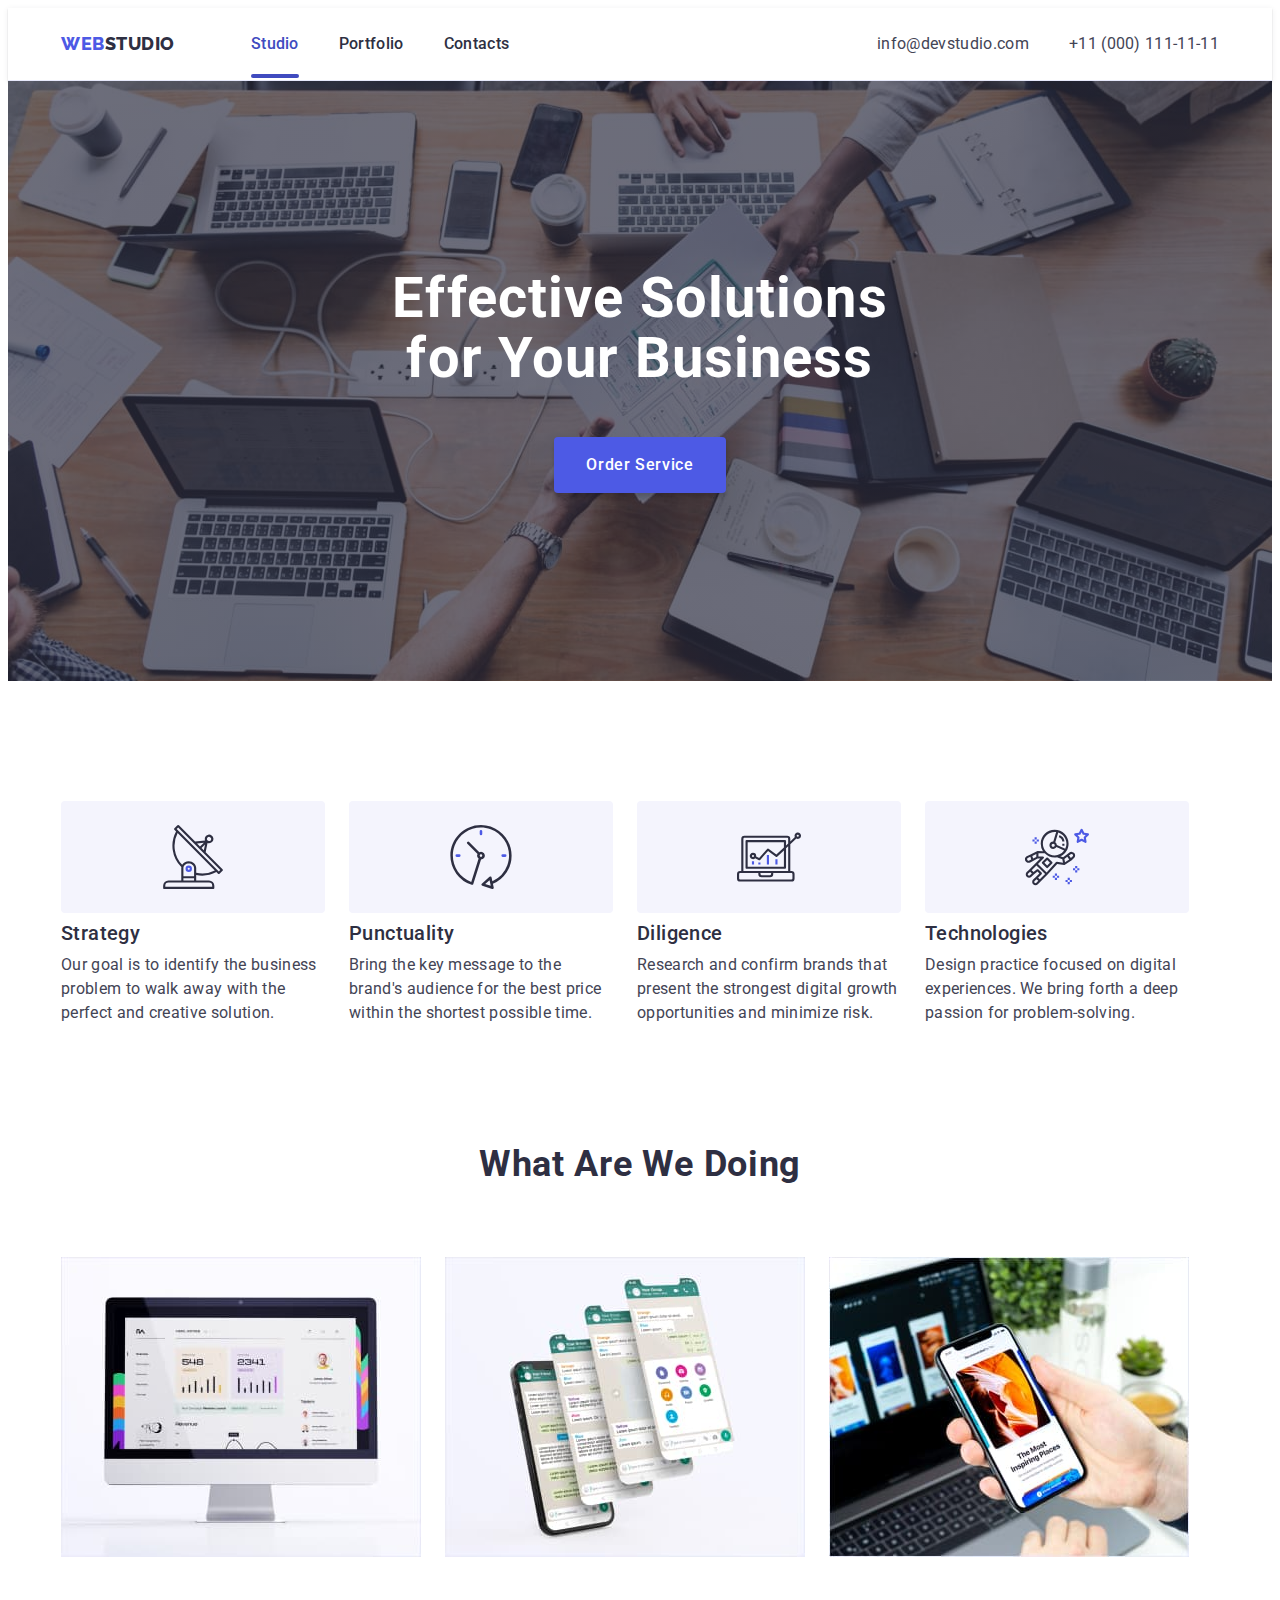
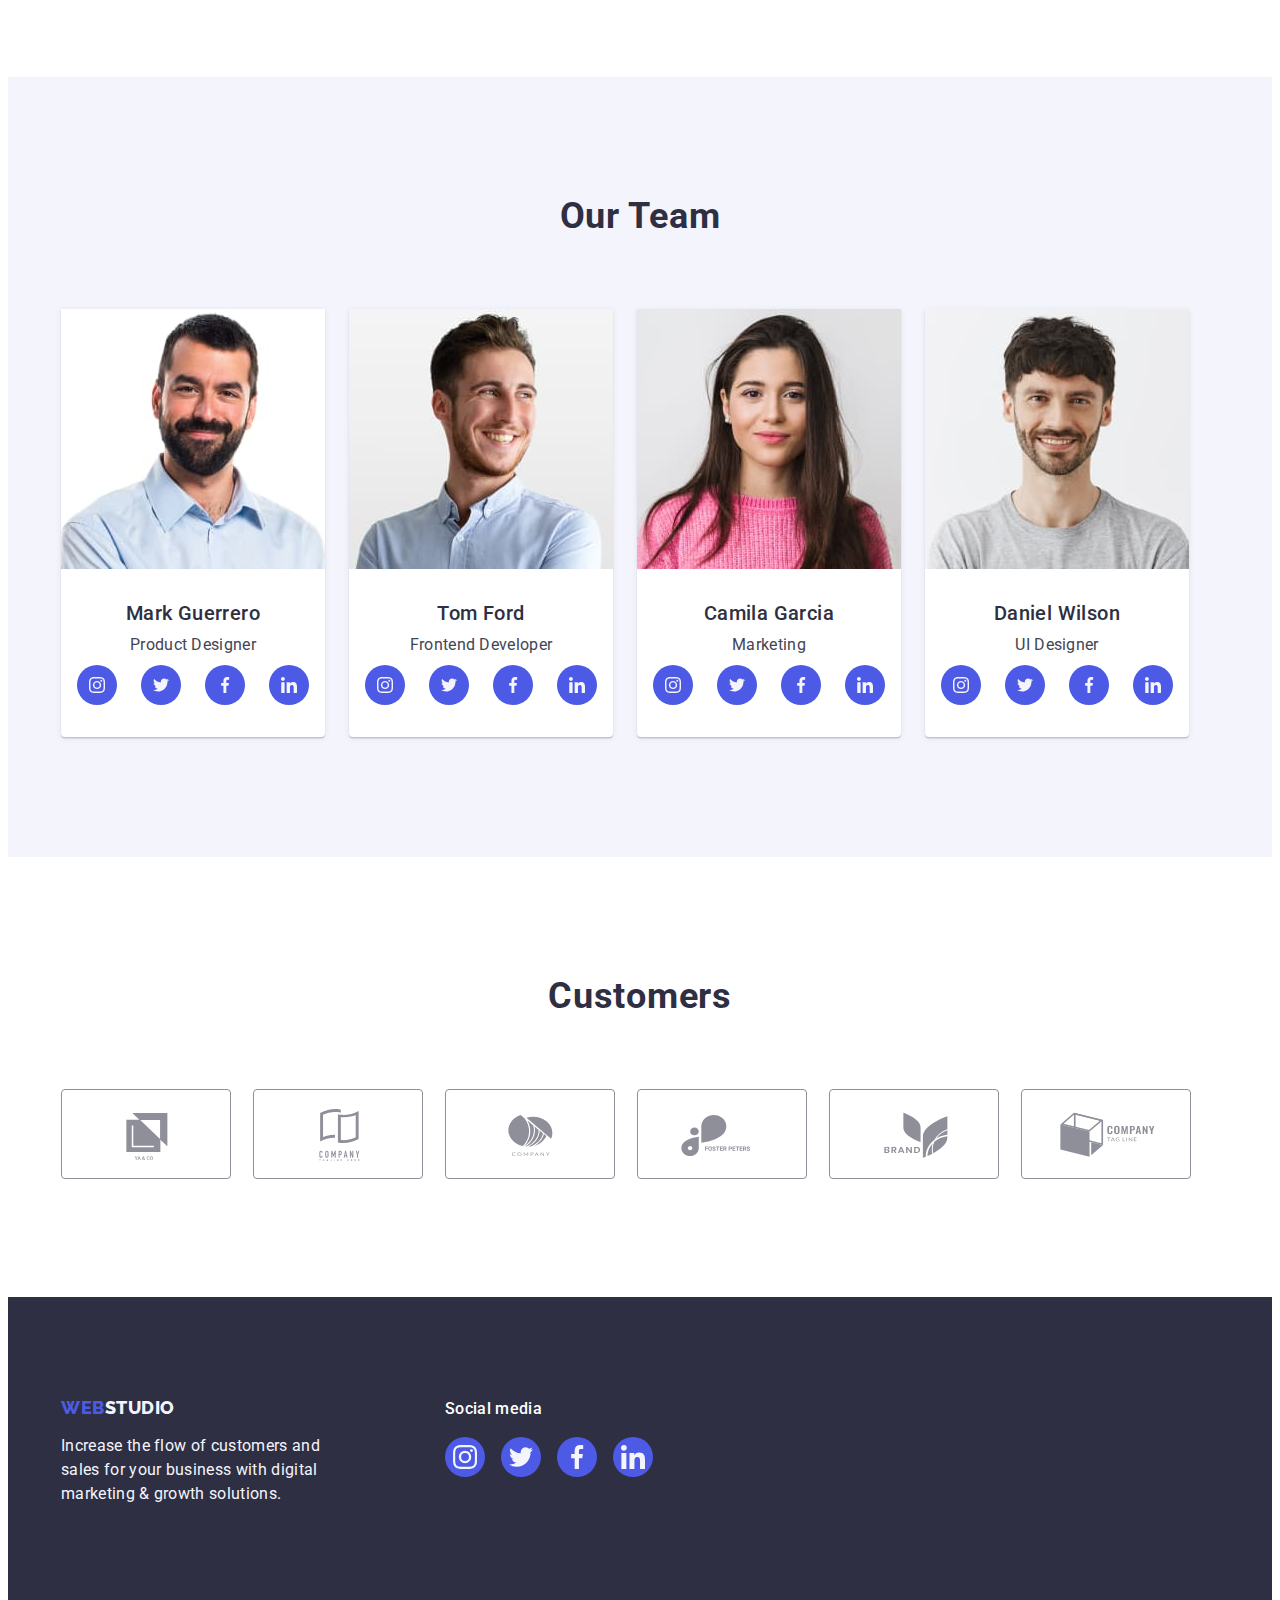
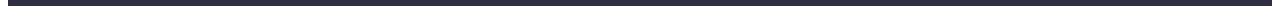
<file: index.html>
<!DOCTYPE html>
<html lang="en">
  <head>
    <link rel="preconnect" href="https://fonts.googleapis.com">
<link rel="preconnect" href="https://fonts.gstatic.com" crossorigin>
<link href="https://fonts.googleapis.com/css2?family=Raleway:wght@800&family=Roboto:wght@400;500;700&display=swap" rel="stylesheet">
    <meta charset="UTF-8"/>
    <meta http-equiv="X-UA-Compatible" content="IE=edge"/>
    <meta name="viewport" content="width=device-width, initial-scale=1.0"/>
    <link rel="stylesheet" href="https://cdnjs.cloudflare.com/ajax/libs/modern-normalize/2.0.0/modern-normalize.min.css" integrity="sha512-4xo8blKMVCiXpTaLzQSLSw3KFOVPWhm/TRtuPVc4WG6kUgjH6J03IBuG7JZPkcWMxJ5huwaBpOpnwYElP/m6wg==" crossorigin="anonymous" referrerpolicy="no-referrer" />
    <link rel="stylesheet" href="./css/styles.css">
    <title>Document</title>
  </head>
  <body>
    <!-- HEADER -->
    <header class="header">
      <div class="container header-container">
      <nav class="header-navigation">
        <a href="./index.html" class="logo link header-logo">Web<span class="header-accent-logo">Studio</span></a>
        <ul class="list header-list">
          <li><a class="list-item link current-page" href="./index.html">Studio</a></li>
          <li><a class="list-item link" href="./portfolio.html">Portfolio</a></li>
          <li><a class="list-item link" href="">Contacts</a></li>
        </ul>
      </nav>
      <address class="adress-title">
        <ul class="list adress-list">
        <li><a class="adress-item link" href="mailto:info@devstudio.com">info@devstudio.com</a></li>
        <li><a class="adress-item link" href="tel:+110001111111">+11 (000) 111-11-11</a></li>
        </ul>
      </address>
    </div>
    </header>

    <main>
      <!-- HERO -->
      <section class="hero">
        <div class="container">
        <h1 class="hero-title">
          Effective Solutions for Your Business
        </h1>
        <button type="button" class="btn" data-modal-open>Order Service</button>
      </div>
      </section>

      <!-- ADVANTEGES -->
      <section class="advantages">
        <div class="container">
        <h2 hidden class="visually-hidden">Why you should choose us</h2>
        <ul class="list advantages-list">
          <li class="advantages-list-item">
            <div class="company-bg">
              <svg width="64" height="64">
                <use href="./images/icons.svg#icon-antenna"></use>
              </svg>
            </div>
            <h3 class="text-title">Strategy</h3>
            <p class="simple-text">
              Our goal is to identify the business problem to walk away with the
              perfect and creative solution.
            </p>
          </li>
          <li class="advantages-list-item">
            <div class="company-bg">
              <svg width="64" height="64">
                <use href="./images/icons.svg#icon-clock"></use>
              </svg>
            </div>
            <h3 class="text-title">Punctuality</h3>
            <p class="simple-text">
              Bring the key message to the brand's audience for the best price
              within the shortest possible time.
            </p>
          </li>
          <li class="advantages-list-item">
            <div class="company-bg">
              <svg width="64" height="64">
                <use href="./images/icons.svg#icon-diagram"></use>
              </svg>
            </div>
            <h3 class="text-title">Diligence</h3>
            <p class="simple-text">
              Research and confirm brands that present the strongest digital
              growth opportunities and minimize risk.
            </p>
          </li>
          <li class="advantages-list-item">
            <div class="company-bg">
              <svg width="64" height="64">
                <use href="./images/icons.svg#icon-astronaut"></use>
              </svg>
            </div>
            <h3 class="text-title">Technologies</h3>
            <p class="simple-text">
              Design practice focused on digital experiences. We bring forth a
              deep passion for problem-solving.
            </p>
          </li>
        </ul>
      </div>
      </section>

      <!-- TASKS -->
      <section class="tasks">
        <div class="container">
        <h2 class="tasks-title">What are we doing</h2>
        <ul class="list tasks-list">
          <li class="tasks-list-title">
            <img src="./images/img1(1).jpg" alt="Computer monitor" width="360" />
          </li>
          <li class="tasks-list-title">
            <img src="./images/img2(1).jpg" alt="Phone screens" width="360" />
          </li>
          <li class="tasks-list-title">
            <img src="./images/img3(1).jpg" alt="Phone in hand" width="360" />
          </li>
        </ul>
      </div>
      </section>

      <!-- TEAM -->
      <section class="team">
        <div class="container">
        <h2 class="team-title">Our Team</h2>
        <ul class="list team-list">
          <li class="team-item">
            <img src="./images/photo1(1).jpg" alt="Team member" width="264"/>
            <div class="team-item-text">
            <h3 class="text-title">Mark Guerrero</h3>
            <p class="simple-text">Product Designer</p>
            <ul class="list soc-icon-list">
              <li class="soc-icon-item">
                <a class="link team-link" href="" target="_blank" rel="noreferrer noopener nofollow">
                  <svg class="team-icon" width="16" height="16">
                    <use href="./images/icons.svg#icon-instagram"></use>
                  </svg>
                </a>
              </li>
              <li class="soc-icon-item">
                <a class="link team-link" href="" target="_blank" rel="noreferrer noopener nofollow">
                  <svg class="team-icon" width="16" height="16">
                    <use href="./images/icons.svg#icon-twitter"></use>
                  </svg>
                </a>
              </li>
              <li class="soc-icon-item">
                <a class="link team-link" href="" target="_blank" rel="noreferrer noopener nofollow">
                  <svg class="team-icon" width="16" height="16">
                    <use href="./images/icons.svg#icon-facebook"></use>
                  </svg>
                </a>
              </li>
              <li class="soc-icon-item">
                <a class="link team-link" href="" target="_blank" rel="noreferrer noopener nofollow">
                  <svg class="team-icon" width="16" height="16">
                    <use href="./images/icons.svg#icon-linkedin"></use>
                  </svg>
                </a>
              </li>
            </ul>
            </div>
          </li>
          <li class="team-item">
            <img src="./images/photo2(1).jpg" alt="Team member" width="264"/>
            <div class="team-item-text">
            <h3 class="text-title">Tom Ford</h3>
            <p class="simple-text">Frontend Developer</p>
            <ul class="list soc-icon-list">
              <li class="soc-icon-item">
                <a class="link team-link" href="" target="_blank" rel="noreferrer noopener nofollow">
                  <svg class="team-icon" width="16" height="16">
                    <use href="./images/icons.svg#icon-instagram"></use>
                  </svg>
                </a>
              </li>
              <li class="soc-icon-item">
                <a class="link team-link" href="" target="_blank" rel="noreferrer noopener nofollow">
                  <svg class="team-icon" width="16" height="16">
                    <use href="./images/icons.svg#icon-twitter"></use>
                  </svg>
                </a>
              </li>
              <li class="soc-icon-item">
                <a class="link team-link" href="" target="_blank" rel="noreferrer noopener nofollow">
                  <svg class="team-icon" width="16" height="16">
                    <use href="./images/icons.svg#icon-facebook"></use>
                  </svg>
                </a>
              </li>
              <li class="soc-icon-item">
                <a class="link team-link" href="" target="_blank" rel="noreferrer noopener nofollow">
                  <svg class="team-icon" width="16" height="16">
                    <use href="./images/icons.svg#icon-linkedin"></use>
                  </svg>
                </a>
              </li>
            </ul>
            </div>
          </li>
          <li class="team-item">
            <img src="./images/photo3(1).jpg" alt="Team member" width="264"/>
            <div class="team-item-text">
            <h3 class="text-title">Camila Garcia</h3>
            <p class="simple-text">Marketing</p>
            <ul class="list soc-icon-list">
              <li class="soc-icon-item">
                <a class="link team-link" href="" target="_blank" rel="noreferrer noopener nofollow">
                  <svg class="team-icon" width="16" height="16">
                    <use href="./images/icons.svg#icon-instagram"></use>
                  </svg>
                </a>
              </li>
              <li class="soc-icon-item">
                <a class="link team-link" href="" target="_blank" rel="noreferrer noopener nofollow">
                  <svg class="team-icon" width="16" height="16">
                    <use href="./images/icons.svg#icon-twitter"></use>
                  </svg>
                </a>
              </li>
              <li class="soc-icon-item">
                <a class="link team-link" href="" target="_blank" rel="noreferrer noopener nofollow">
                  <svg class="team-icon" width="16" height="16">
                    <use href="./images/icons.svg#icon-facebook"></use>
                  </svg>
                </a>
              </li>
              <li class="soc-icon-item">
                <a class="link team-link" href="" target="_blank" rel="noreferrer noopener nofollow">
                  <svg class="team-icon" width="16" height="16">
                    <use href="./images/icons.svg#icon-linkedin"></use>
                  </svg>
                </a>
              </li>
            </ul>
            </div>
          </li>
          <li class="team-item">
            <img src="./images/photo4(1).jpg" alt="Team member" width="264"/>
            <div class="team-item-text">
            <h3 class="text-title">Daniel Wilson</h3>
            <p class="simple-text">UI Designer</p>
            <ul class="list soc-icon-list">
              <li class="soc-icon-item">
                <a class="link team-link" href="" target="_blank" rel="noreferrer noopener nofollow">
                  <svg class="team-icon" width="16" height="16">
                    <use href="./images/icons.svg#icon-instagram"></use>
                  </svg>
                </a>
              </li>
              <li class="soc-icon-item">
                <a class="link team-link" href="" target="_blank" rel="noreferrer noopener nofollow">
                  <svg class="team-icon" width="16" height="16">
                    <use href="./images/icons.svg#icon-twitter"></use>
                  </svg>
                </a>
              </li>
              <li class="soc-icon-item">
                <a class="link team-link" href="" target="_blank" rel="noreferrer noopener nofollow">
                  <svg class="team-icon" width="16" height="16">
                    <use href="./images/icons.svg#icon-facebook"></use>
                  </svg>
                </a>
              </li>
              <li class="soc-icon-item">
                <a class="link team-link" href="" target="_blank" rel="noreferrer noopener nofollow">
                  <svg class="team-icon" width="16" height="16">
                    <use href="./images/icons.svg#icon-linkedin"></use>
                  </svg>
                </a>
              </li>
            </ul>
            </div>
          </li>
        </ul>
      </div>
      </section>

      <!-- CUSTOMERS -->
      <section class="customers">
        <div class="container">
          <h2 class="customers-title">Customers</h2>
          <ul class="customers-list list">
            <li class="customers-item">
              <a class="link customers-link" href=""><svg class="customers-icon" width="104" height="56">
                <use href="./images/icons.svg#icon-Logo1"></use>
              </svg></a>
            </li>
            <li class="customers-item">
              <a class="link customers-link" href=""><svg class="customers-icon" width="104" height="56">
                <use href="./images/icons.svg#icon-Logo2"></use>
              </svg></a>
            </li>
            <li class="customers-item">
              <a class="link customers-link" href=""><svg class="customers-icon" width="104" height="56">
                <use href="./images/icons.svg#icon-Logo3"></use>
              </svg></a>
            </li>
            <li class="customers-item">
              <a class="link customers-link" href=""><svg class="customers-icon" width="104" height="56">
                <use href="./images/icons.svg#icon-Logo4"></use>
              </svg></a>
            </li>
            <li class="customers-item">
              <a class="link customers-link" href=""><svg class="customers-icon" width="104" height="56">
                <use href="./images/icons.svg#icon-Logo5"></use>
              </svg></a>
            </li>
            <li class="customers-item">
              <a class="link customers-link" href=""><svg class="customers-icon" width="104" height="56">
                <use href="./images/icons.svg#icon-Logo6"></use>
              </svg></a>
            </li>
          </ul>
        </div>
      </section>
    </main>

    <!-- FOOTER -->
    <footer class="footer">
      <div class="container footer-container">
      <div class="studio-info">
      <a class="logo link footer-logo" href="./index.html">Web<span class="footer-accent-logo">Studio</span></a>
      <p class="footer-text">
        Increase the flow of customers and sales for your business with digital
        marketing & growth solutions.
      </p>
    </div>
    <div class="contacts-info">
      <p class="footer-second-paragraph">Social media</p>
      <ul class="list footer-soc-list">
        <li class="soc-icon-item">
          <a class="link footer-link" href="" target="_blank" rel="noreferrer noopener nofollow">
                  <svg class="footer-icon" width="24" height="24">
                    <use href="./images/icons.svg#icon-instagram"></use>
                  </svg>
                </a>
        </li>
        <li class="soc-icon-item">
          <a class="link footer-link" href="" target="_blank" rel="noreferrer noopener nofollow">
                  <svg class="footer-icon" width="24" height="24">
                    <use href="./images/icons.svg#icon-twitter"></use>
                  </svg>
                </a>
        </li>
        <li class="soc-icon-item">
          <a class="link footer-link" href="" target="_blank" rel="noreferrer noopener nofollow">
                  <svg class="footer-icon" width="24" height="24">
                    <use href="./images/icons.svg#icon-facebook"></use>
                  </svg>
                </a>
        </li>
        <li class="soc-icon-item">
          <a class="link footer-link" href="" target="_blank" rel="noreferrer noopener nofollow">
                  <svg class="footer-icon" width="24" height="24">
                    <use href="./images/icons.svg#icon-linkedin"></use>
                  </svg>
                </a>
        </li>
      </ul>
    </div>
    </div>
    </footer>
    <div class="backdrop is-hidden" data-modal>
      <div class="modal">
        <button type="button" class="modal-close" data-modal-close>
        <svg class="close-icon" width="8" height="8">
          <use href="./images/icons.svg#icon-close-black-18dp-2-1"></use>
        </svg>
      </button>
      </div>
    </div>
    <script src="./js/modal.js"></script>
  </body>
</html>
</file>
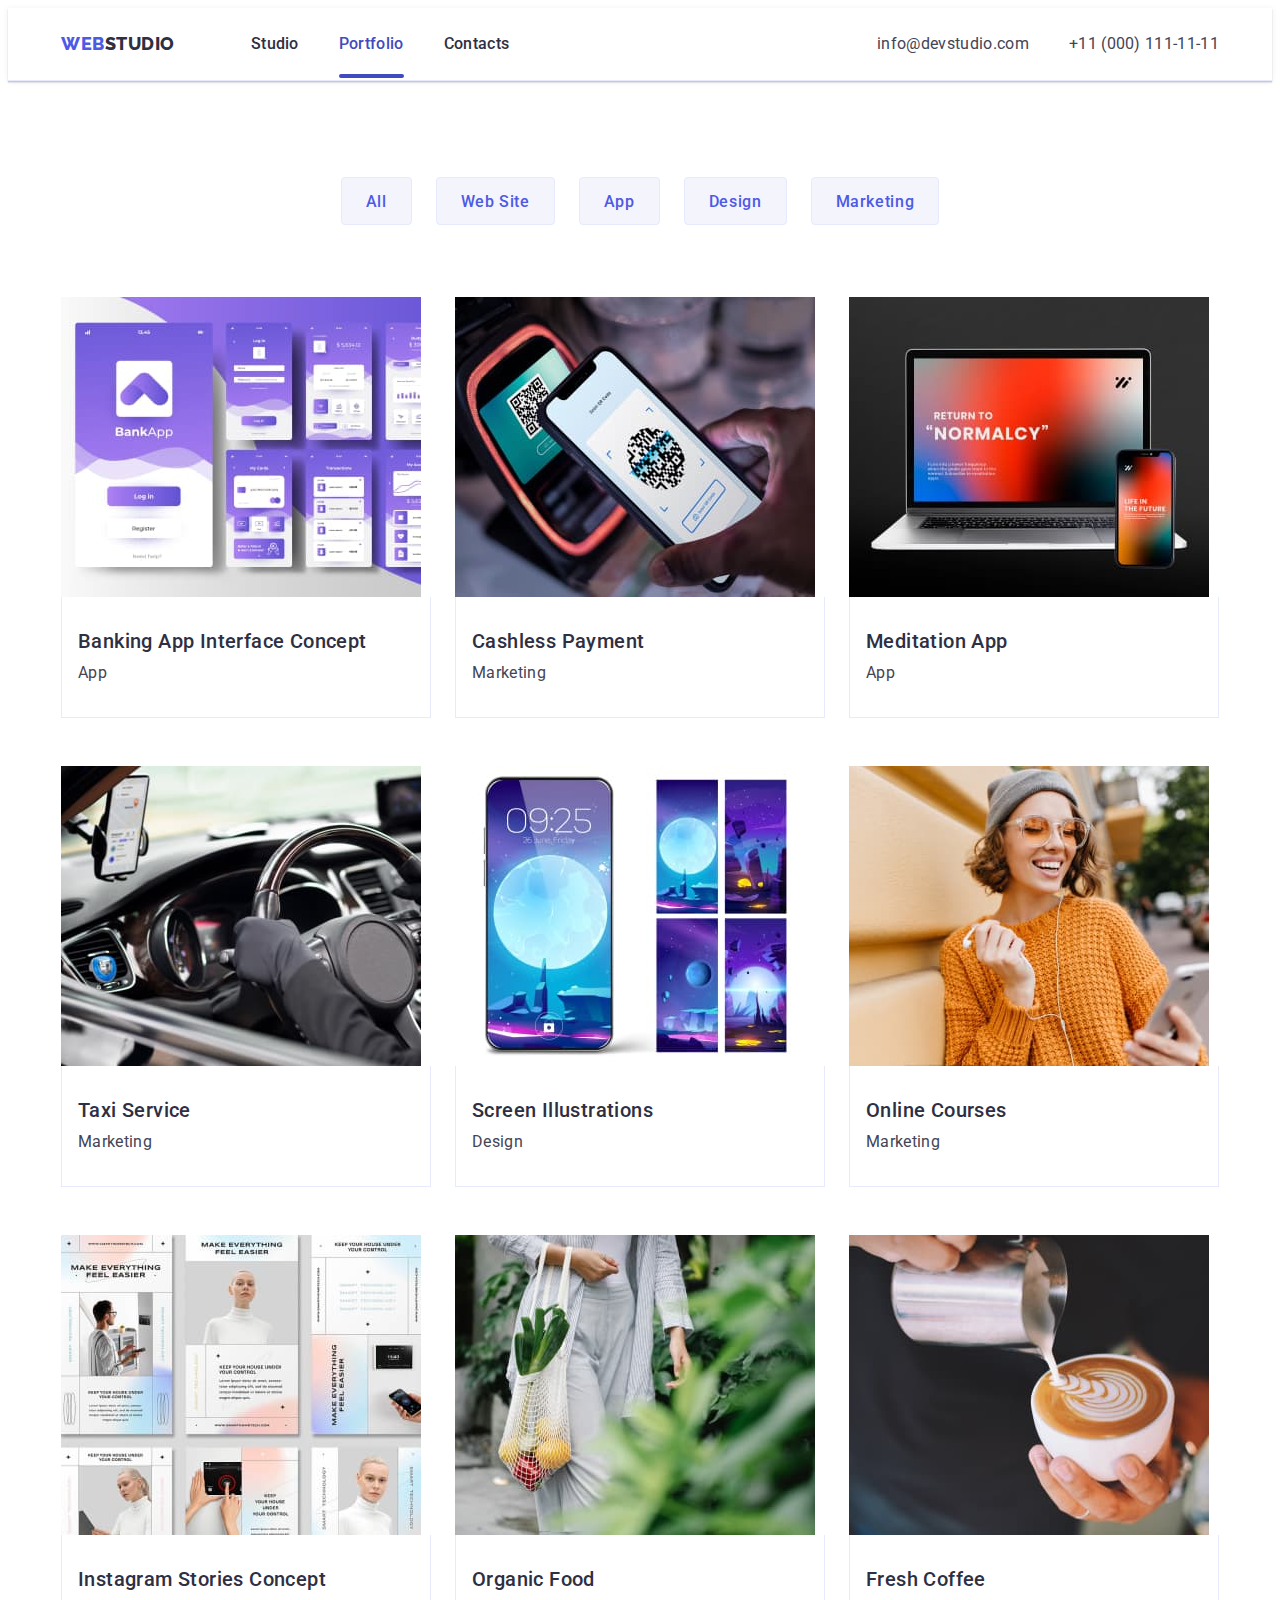
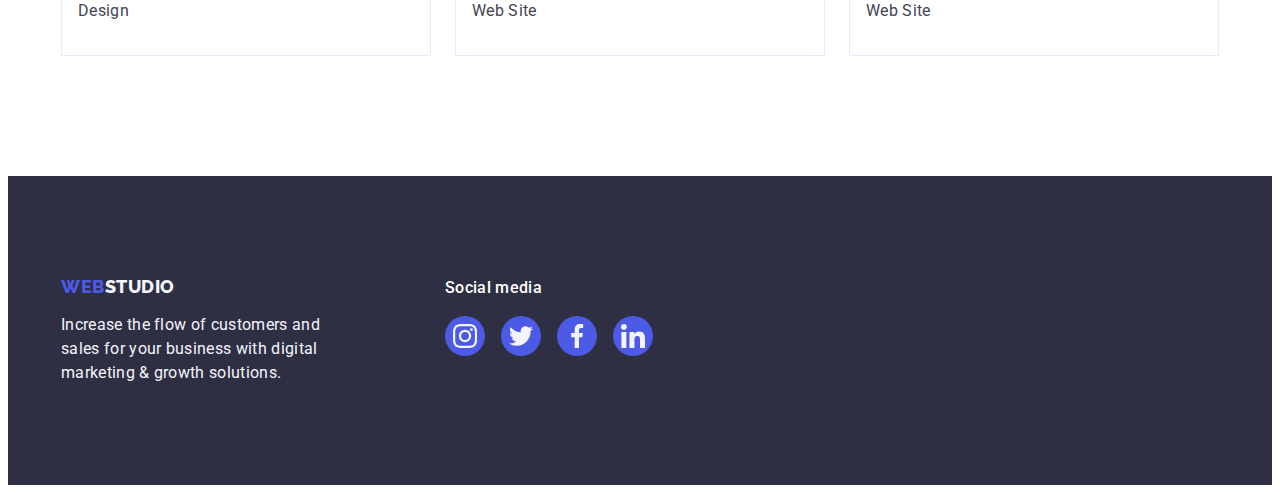
<file: portfolio.html>
<!DOCTYPE html>
<html lang="en">
<head>
    <link rel="preconnect" href="https://fonts.googleapis.com">
<link rel="preconnect" href="https://fonts.gstatic.com" crossorigin>
<link href="https://fonts.googleapis.com/css2?family=Raleway:wght@800&family=Roboto:wght@400;500;700&display=swap" rel="stylesheet">
    <meta charset="UTF-8"/>
    <meta http-equiv="X-UA-Compatible" content="IE=edge">
    <meta name="viewport" content="width=device-width, initial-scale=1.0">
    <link rel="stylesheet" href="https://cdnjs.cloudflare.com/ajax/libs/modern-normalize/2.0.0/modern-normalize.min.css" integrity="sha512-4xo8blKMVCiXpTaLzQSLSw3KFOVPWhm/TRtuPVc4WG6kUgjH6J03IBuG7JZPkcWMxJ5huwaBpOpnwYElP/m6wg==" crossorigin="anonymous" referrerpolicy="no-referrer" />
    <link rel="stylesheet" href="./css/styles.css">
    <title>Document</title>
</head>
<body>
    <!-- HEADER -->
    <header class="header">
        <div class="container header-container">
        <nav class="header-navigation">
          <a href="./index.html" class="logo link header-logo">Web<span class="header-accent-logo">Studio</span></a>
          <ul class="list header-list">
            <li><a class="list-item link" href="./index.html">Studio</a></li>
            <li><a class="list-item link current-page" href="./portfolio.html">Portfolio</a></li>
            <li><a class="list-item link" href="">Contacts</a></li>
          </ul>
        </nav>
        <address class="adress-title">
          <ul class="list adress-list">
          <li><a class="adress-item link" href="mailto:info@devstudio.com">info@devstudio.com</a></li>
          <li><a class="adress-item link" href="tel:+110001111111">+11 (000) 111-11-11</a></li>
          </ul>
        </address>
      </div>
      </header>

      <!-- MAIN -->
    <main>
        <section class="main">
            <div class="container">
            <h1 hidden class="visually-hidden">Portfolio</h1>
            <ul class="list portfolio-btn-list">
                <li><button type="button" class="portfolio-btn">All</button></li>
                <li><button type="button" class="portfolio-btn">Web Site</button></li>
                <li><button type="button" class="portfolio-btn">App</button></li>
                <li><button type="button" class="portfolio-btn">Design</button></li>
                <li><button type="button" class="portfolio-btn">Marketing</button></li>
            </ul>
            
            <ul class="list portfolio-list">
                <li class="portfolio-list-item">
                    <a class="link portfolio-link" href="">
                    <div class="studio-cover-wrap">
                    <img src="./images/image1.jpg" alt="App interface" width="360">
                    <p class="studio-cover-text">
                      14 Stylish and User-Friendly App Design Concepts · Task Manager App · Calorie Tracker App · Exotic Fruit Ecommerce App · Cloud Storage App
                    </p>
                  </div>
                    <div class="portfolio-list-text">
                    <h2 class="text-title">Banking App Interface Concept</h2>
                    <p class="simple-text">App</p>
                    </div>
                    </a>
                </li>
                <li class="portfolio-list-item">
                    <a class="link portfolio-link" href="">
                    <div class="studio-cover-wrap">
                    <img src="./images/image2.jpg" alt="Cashless payment" width="360">
                    <p class="studio-cover-text">
                      14 Stylish and User-Friendly App Design Concepts · Task Manager App · Calorie Tracker App · Exotic Fruit Ecommerce App · Cloud Storage App
                    </p>
                  </div>
                    <div class="portfolio-list-text">
                    <h2 class="text-title">Cashless Payment</h2>
                    <p class="simple-text">Marketing</p>
                    </div>
                    </a>
                </li>
                <li class="portfolio-list-item">
                    <a class="link portfolio-link" href="">
                    <div class="studio-cover-wrap">
                    <img src="./images/image3.jpg" alt="Meditation app" width="360">
                    <p class="studio-cover-text">
                      14 Stylish and User-Friendly App Design Concepts · Task Manager App · Calorie Tracker App · Exotic Fruit Ecommerce App · Cloud Storage App
                    </p>
                  </div>
                    <div class="portfolio-list-text">
                    <h2 class="text-title">Meditation App</h2>
                    <p class="simple-text">App</p>
                    </div>
                    </a>
                </li>
                <li class="portfolio-list-item">
                    <a class="link portfolio-link" href="">
                    <div class="studio-cover-wrap">
                    <img src="./images/image4.jpg" alt="Car steering wheel" width="360">
                    <p class="studio-cover-text">
                      14 Stylish and User-Friendly App Design Concepts · Task Manager App · Calorie Tracker App · Exotic Fruit Ecommerce App · Cloud Storage App
                    </p>
                  </div>
                    <div class="portfolio-list-text">
                    <h2 class="text-title">Taxi Service</h2>
                    <p class="simple-text">Marketing</p>
                    </div>
                    </a>
                </li>
                <li class="portfolio-list-item">
                    <a class="link portfolio-link" href="">
                    <div class="studio-cover-wrap">
                    <img src="./images/image5.jpg" alt="Screen illustrations" width="360">
                    <p class="studio-cover-text">
                      14 Stylish and User-Friendly App Design Concepts · Task Manager App · Calorie Tracker App · Exotic Fruit Ecommerce App · Cloud Storage App
                    </p>
                  </div>
                    <div class="portfolio-list-text">
                    <h2 class="text-title">Screen Illustrations</h2>
                    <p class="simple-text">Design</p>
                    </div>
                    </a>
                </li>
                <li class="portfolio-list-item">
                    <a class="link portfolio-link" href="">
                    <div class="studio-cover-wrap">
                    <img src="./images/image6.jpg" alt="Smiling girl" width="360">
                    <p class="studio-cover-text">
                      14 Stylish and User-Friendly App Design Concepts · Task Manager App · Calorie Tracker App · Exotic Fruit Ecommerce App · Cloud Storage App
                    </p>
                  </div>
                    <div class="portfolio-list-text">
                    <h2 class="text-title">Online Courses</h2>
                    <p class="simple-text">Marketing</p>
                    </div>
                    </a>
                </li>
                <li class="portfolio-list-item">
                    <a class="link portfolio-link" href="">
                    <div class="studio-cover-wrap">
                    <img src="./images/image7.jpg" alt="Instagram stories concept" width="360">
                    <p class="studio-cover-text">
                      14 Stylish and User-Friendly App Design Concepts · Task Manager App · Calorie Tracker App · Exotic Fruit Ecommerce App · Cloud Storage App
                    </p>
                  </div>
                    <div class="portfolio-list-text">
                    <h2 class="text-title">Instagram Stories Concept</h2>
                    <p class="simple-text">Design</p>
                    </div>
                    </a>
                </li>
                <li class="portfolio-list-item">
                    <a class="link portfolio-link" href="">
                    <div class="studio-cover-wrap">
                    <img src="./images/image8.jpg" alt="String bag with vegetables" width="360">
                    <p class="studio-cover-text">
                      14 Stylish and User-Friendly App Design Concepts · Task Manager App · Calorie Tracker App · Exotic Fruit Ecommerce App · Cloud Storage App
                    </p>
                  </div>
                    <div class="portfolio-list-text">
                    <h2 class="text-title">Organic Food</h2>
                    <p class="simple-text">Web Site</p>
                    </div>
                    </a>
                </li>
                <li class="portfolio-list-item">
                    <a class="link portfolio-link" href="">
                    <div class="studio-cover-wrap">
                    <img src="./images/image9.jpg" alt="Coffee" width="360" height="300">
                    <p class="studio-cover-text">
                      14 Stylish and User-Friendly App Design Concepts · Task Manager App · Calorie Tracker App · Exotic Fruit Ecommerce App · Cloud Storage App
                    </p>
                  </div>
                    <div class="portfolio-list-text">
                    <h2 class="text-title">Fresh Coffee</h2>
                    <p class="simple-text">Web Site</p>
                    </div>
                    </a>
                </li>
            </ul>
        </div>
        </section>
    </main>

    <!-- FOOTER -->
    <footer class="footer">
        <div class="container footer-container">
        <div class="studio-info">
        <a class="logo link footer-logo" href="./index.html">Web<span class="footer-accent-logo">Studio</span></a>
        <p class="footer-text">
          Increase the flow of customers and sales for your business with digital
          marketing & growth solutions.
        </p>
      </div>
      <div class="contacts-info">
        <p class="footer-second-paragraph">Social media</p>
        <ul class="list footer-soc-list">
          <li class="soc-icon-item">
            <a class="link footer-link" href="" target="_blank" rel="noreferrer noopener nofollow">
                    <svg class="footer-icon" width="24" height="24">
                      <use href="./images/icons.svg#icon-instagram"></use>
                    </svg>
                  </a>
          </li>
          <li class="soc-icon-item">
            <a class="link footer-link" href="" target="_blank" rel="noreferrer noopener nofollow">
                    <svg class="footer-icon" width="24" height="24">
                      <use href="./images/icons.svg#icon-twitter"></use>
                    </svg>
                  </a>
          </li>
          <li class="soc-icon-item">
            <a class="link footer-link" href="" target="_blank" rel="noreferrer noopener nofollow">
                    <svg class="footer-icon" width="24" height="24">
                      <use href="./images/icons.svg#icon-facebook"></use>
                    </svg>
                  </a>
          </li>
          <li class="soc-icon-item">
            <a class="link footer-link" href="" target="_blank" rel="noreferrer noopener nofollow">
                    <svg class="footer-icon" width="24" height="24">
                      <use href="./images/icons.svg#icon-linkedin"></use>
                    </svg>
                  </a>
          </li>
        </ul>
      </div>
      </div>
      </footer>
</body>
</html>
</file>
<file: css/styles.css>
:root{
    --accent-color: #4D5AE5;
    --hero-text-color:  #FFFFFF;
    --dominant-color: #434455;
    --text-color: #2E2F42;
    --bottom-text-color: #F4F4FD;
    --light-bg-color: #F4F4FD;
    --hover-focus-color: #404BBF;
    --photo-bg-color: #FFFFFF;
    --dark-bg-color: #2E2F42;
    --company-icon-color: #8e8f99;
}

h1, h2, h3, h4, h5, h6, p{
    margin: 0;
}

ul{
    margin: 0;
    padding: 0;
}

img{
    display: block;
}

.container{
    width: 1158px;
    padding: 0 15px;
    margin: 0 auto;
}

body{
    font-family: 'Roboto', sans-serif;
    color: var(--dominant-color);
    background-color: var(--photo-bg-color);
}

.list{
    list-style: none;
}

.link{
    text-decoration: none;
}

.visually-hidden {
    position: absolute;
    width: 1px;
    height: 1px;
    margin: -1px;
    border: 0;
    padding: 0;
    
    white-space: nowrap;
    clip-path: inset(100%);
    clip: rect(0 0 0 0);
    overflow: hidden;
  }

  .text-title {
    font-weight: 500;
    font-size: 20px;
    line-height: 1.2;
    letter-spacing: 0.02em;
    color: var(--text-color);
    margin-bottom: 8px;
}

.simple-text {
    font-size: 16px;
    line-height: 1.5;
    letter-spacing: 0.02em;
    color: var(--dominant-color);
}

.logo {
    font-family: 'Raleway', sans-serif;
    font-weight: 800;
    font-size: 18px;
    line-height: 1.17;
    letter-spacing: 0.03em;
    text-transform: uppercase;
    color: var(--accent-color);
}


.soc-icon-item{
    width: 40px;
    height: 40px;
}


/* HEADER */

.header{
    padding-top: 24px;
    padding-bottom: 24px;
    border-bottom: 1px solid #E7E9FC;
    box-shadow: 0px 2px 1px rgba(46, 47, 66, 0.08), 0px 1px 1px rgba(46, 47, 66, 0.16), 0px 1px 6px rgba(46, 47, 66, 0.08);
}

.header-logo{
    margin-right: 76px;
}

.header-container{
    display: flex;
}

.header-navigation{
    display: flex;
    align-items: center;
}

.header-accent-logo{
    color: var(--text-color);
}

.header-list{
    display: flex;
    gap: 40px;
}

.current-page::after{
    content: '';
    width: 100%;
    height: 4px;
    background-color: var(--hover-focus-color);
    border-radius: 2px;
    position: absolute;
    display: block;
    margin-top: 20px;
    bottom: -1px;
}

.list-item {
    font-weight: 500;
    font-size: 16px;
    line-height: 1.5;
    letter-spacing: 0.02em;
    color: var(--text-color);
    padding: 24px 0;
    transition-property: color;
    transition-duration: 250ms;
    transition-timing-function: cubic-bezier(0.4, 0, 0.2, 1);
}
.list-item:hover,
.list-item:focus{
    color: var(--hover-focus-color);
}

.current-page{
    position: relative;
    color: var(--hover-focus-color);
}

.adress-list{
    display: flex;
    gap: 40px;
}

.adress-title{
font-style: normal;
margin-left: auto;
}

.adress-item {
    font-size: 16px;
    line-height: 1.5;
    letter-spacing: 0.02em;
    color: var(--dominant-color);
    transition-property: color;
    transition-duration: 250ms;
    transition-timing-function: cubic-bezier(0.4, 0, 0.2, 1);
}
.adress-item:hover,
.adress-item:focus{
    color: var(--hover-focus-color);
}

/* HERO */
.hero {
    background-color: var(--dark-bg-color);
    background-image: linear-gradient(rgba(46, 47, 66, 0.7), rgba(46, 47, 66, 0.7)),  url(../images/people-office-1.jpg);
    background-repeat: no-repeat;
    background-position: center;
    background-size: cover;
    max-width: 1440px;
    margin: 0 auto;
    padding-top: 188px;
    padding-bottom: 188px;
}

.hero-title {
    font-weight: 700;
    font-size: 56px;
    line-height: 1.07;
    text-align: center;
    letter-spacing: 0.02em;
    color: var(--hero-text-color);
    max-width: 496px;
    margin: 0 auto;
    margin-bottom: 48px;
}

.btn {
    display: block;
    font-family: inherit;
    font-weight: 500;
    font-size: 16px;
    line-height: 1.5;
    align-items: center;
    letter-spacing: 0.04em;
    color: var(--hero-text-color);
    background: var(--accent-color);
    box-shadow: 0px 4px 4px rgba(0, 0, 0, 0.15);
    cursor: pointer;
    margin: 0 auto;
    padding: 16px 32px;
    max-height: 56px;
    min-width: 169px;
    border: none;
    border-radius: 4px;
    transition-property: background-color;
    transition-duration: 250ms;
    transition-timing-function: cubic-bezier(0.4, 0, 0.2, 1);
}
.btn:hover,
.btn:focus{
    background-color: var(--hover-focus-color);
}

/* ADVANTAGES */
.advantages{
    padding-top: 120px;
    padding-bottom: 120px;
}

.advantages-list{
    display: flex;
    gap: 24px;
}

.advantages-list-item{
    max-width: 264px;
}

.company-bg{
    width: 264px;
    height: 112px;
    background-color: var(--light-bg-color);
    border-radius: 4px;
    margin-bottom: 8px;
    display: flex;
    align-items: center;
    justify-content: center;
}

/* TASKS */
.tasks{
    padding-bottom: 120px;
}

.tasks-title {
    font-weight: 700;
    font-size: 36px;
    line-height: 1.11;
    text-align: center;
    letter-spacing: 0.02em;
    text-transform: capitalize;
    color: var(--text-color);
    margin-bottom: 72px;
}

.tasks-list{
    display: flex;
    gap: 24px;
}

.tasks-list-item{
    width: calc((100% - 48px) / 3);
}


/* TEAM */
.team {
    background-color: var(--light-bg-color);
    padding-top: 120px;
    padding-bottom: 120px;
}

.team-title {
    font-weight: 700;
    font-size: 36px;
    line-height: 1.11;
    text-align: center;
    letter-spacing: 0.02em;
    text-transform: capitalize;
    color: var(--text-color);
    margin-bottom: 72px;
}

.team-list{
    display: flex;
    gap: 24px;
}

.team-item{
    background-color: var(--photo-bg-color);
    max-width: 264px;
    box-shadow: 0px 1px 6px rgba(46, 47, 66, 0.08), 0px 1px 1px rgba(46, 47, 66, 0.16), 0px 2px 1px rgba(46, 47, 66, 0.08);
    border-radius: 0px 0px 4px 4px;
    width: calc((100% - 72px) / 4);
}

.team-item-text{
    text-align: center;
    padding: 32px 16px;
}

.soc-icon-list{
   display: flex;
   gap: 24px;
   margin-top: 8px;
   justify-content: center;
}

.team-link{
    width: 100%;
    height: 100%;
    background-color: var(--accent-color);
    border-radius: 50%;
    display: flex;
    align-items: center;
    justify-content: center;
    transition-property: background-color;
    transition-duration: 250ms;
    transition-timing-function: cubic-bezier(0.4, 0, 0.2, 1);
}

.team-link:hover, .team-link:focus{
    background-color: var(--hover-focus-color);
}

.team-icon{
    fill: var(--bottom-text-color);
}


/* CUSTOMERS */
.customers{
    padding-top: 120px;
    padding-bottom: 120px;
}

.customers-title {
    font-weight: 700;
    font-size: 36px;
    line-height: 1.11;
    text-align: center;
    letter-spacing: 0.02em;
    text-transform: capitalize;
    color: var(--text-color);
    margin-bottom: 72px;
}

.customers-list {
    display: flex;
    gap: 24px;
}

.customers-item {
    width: 168px;
    height: 88px;
}

.customers-link{
    width: 100%;
    height: 100%;
    border: 1px solid #8E8F99;
    border-radius: 4px;
    display: flex;
    align-items: center;
    justify-content: center;
    color: var(--company-icon-color);
    transition-property: color, border-color;
    transition-duration: 250ms;
    transition-timing-function: cubic-bezier(0.4, 0, 0.2, 1);
}

.customers-link:hover, .customers-link:focus{
    border-color: var(--hover-focus-color);
    color: var(--hover-focus-color);
}

.customers-icon{
    fill: currentColor;
}

/* FOOTER */
.footer-container{
    display: flex;
    align-items: baseline;
}

.studio-info{
    margin-right: 120px;
}

.contacts-info{
    margin-right: 80px;
}

.footer-accent-logo{
    color: var(--bottom-text-color);
}

.footer {
    background-color: var(--dark-bg-color);
    padding-top: 100px;
    padding-bottom: 100px;
}

.footer-logo{
    display: inline-block;
    margin-bottom: 16px;
}

.footer-text {
    font-size: 16px;
    line-height: 1.5;
    letter-spacing: 0.02em;
    color: var(--bottom-text-color);
    max-width: 264px;
}

.footer-second-paragraph{
    font-weight: 500;
    font-size: 16px;
    line-height: 1.5;
    letter-spacing: 0.02em;
    color: var(--hero-text-color);
    margin-bottom: 16px;
}

.footer-soc-list{
    display: flex;
    gap: 16px;
}

.footer-link{
    width: 100%;
    height: 100%;
    background-color: var(--accent-color);
    border-radius: 50%;
    display: flex;
    align-items: center;
    justify-content: center;
    transition-property: background-color;
    transition-duration: 250ms;
    transition-timing-function: cubic-bezier(0.4, 0, 0.2, 1);
}

.footer-link:hover, .footer-link:focus{
    background-color: #31D0AA;
}

.footer-icon{
    fill: var(--bottom-text-color);
}


/* PORTFOLIO */
.portfolio-btn{
    font-family: inherit;
    font-weight: 500;
    font-size: 16px;
    line-height: 1.5;
    align-items: center;
    text-align: center;
    letter-spacing: 0.04em;
    color: var(--accent-color);
    background-color: var(--light-bg-color);
    cursor: pointer;
    border: 1px solid #E7E9FC;
    border-radius: 4px;
    padding: 12px 24px;
    max-height: 48px;
    transition: color 250ms cubic-bezier(0.4, 0, 0.2, 1), background-color 250ms cubic-bezier(0.4, 0, 0.2, 1), border-color 250ms cubic-bezier(0.4, 0, 0.2, 1), box-shadow 250ms cubic-bezier(0.4, 0, 0.2, 1);
}
.portfolio-btn:hover,
.portfolio-btn:focus{
    color: var(--hero-text-color);
    background-color: var(--hover-focus-color);
    border: 1px solid transparent;
    box-shadow: 0px 3px 1px rgba(0, 0, 0, 0.1), 0px 2px 1px rgba(0, 0, 0, 0.08), 0px 2px 2px rgba(0, 0, 0, 0.12);
}

/* main */
.main{
    padding-bottom: 120px;
    padding-top: 96px;
}

.portfolio-btn-list{
    margin-bottom: 72px;
    display: flex;
    gap: 24px;
    justify-content: center;
}

.portfolio-list{
    display: flex;
    flex-wrap: wrap;
    gap: 48px 24px;
}

.portfolio-list-item{
    width: calc((100% - 48px) / 3);
}

.portfolio-link:hover .studio-cover-text{
    transform: translateY(0%);
}

.portfolio-link:focus .studio-cover-text{
    transform: translateY(0%);
}

.portfolio-link{
    display: block;
    transition-property: box-shadow;
    transition-duration: 250ms;
    transition-timing-function: cubic-bezier(0.4, 0, 0.2, 1);
}

.portfolio-link:hover, .portfolio-link:focus{
    box-shadow: 0px 1px 6px rgba(46, 47, 66, 0.08), 0px 1px 1px rgba(46, 47, 66, 0.16), 0px 2px 1px rgba(46, 47, 66, 0.08);
}

.studio-cover-wrap{
    position: relative;
    overflow: hidden;
}

.studio-cover-text{
    font-size: 16px;
    line-height: 1.5;
    letter-spacing: 0.02em;
    color: var(--bottom-text-color);
    position: absolute;
    top: 0;
    padding: 40px 32px;
    background-color: var(--accent-color);
    height: 100%;
    transform: translateY(100%);
    transition-property: transform;
    transition-duration: 250ms;
    transition-timing-function: cubic-bezier(0.4, 0, 0.2, 1);
}

.portfolio-list-text{
    padding: 32px 16px;
    border-bottom: 1px solid #E7E9FC;
    border-left: 1px solid #E7E9FC;
    border-right: 1px solid #E7E9FC;
}



.backdrop{
    width: 100%;
    height: 100%;
    position: fixed;
    background-color: rgba(46, 47, 66, 0.4);
    top: 0;
    transition: opacity 250ms cubic-bezier(0.4, 0, 0.2, 1), visibility 250ms cubic-bezier(0.4, 0, 0.2, 1);
}

.modal{
    position: absolute;
    width: 408px;
    min-height: 584px;
    background-color: #FCFCFC;
    box-shadow: 0px 1px 1px rgba(0, 0, 0, 0.14), 0px 1px 3px rgba(0, 0, 0, 0.12), 0px 2px 1px rgba(0, 0, 0, 0.2);
    border-radius: 4px;
    top: 50%;
    left: 50%;
    transform: translate(-50%, -50%) scale(1);
    transition: transform 250ms cubic-bezier(0.4, 0, 0.2, 1);
    padding: 24px;
}

.backdrop.is-hidden .modal{
    transform: translate(-50%, -50%) scale(0);
}

.modal-close{
    width: 24px;
    height: 24px;
    border-radius: 50%;
    background-color: #E7E9FC;
    border: 1px solid rgba(0, 0, 0, 0.1);
    margin-left: auto;
    display: flex;
    align-items: center;
    justify-content: center;
    position: absolute;
    top: 24px;
    right: 24px;
    padding: 0;
    cursor: pointer;
    transition: background-color 250ms cubic-bezier(0.4, 0, 0.2, 1), border 250ms cubic-bezier(0.4, 0, 0.2, 1);
}

.modal-close:hover, .modal-close:focus{
    background-color: var(--hover-focus-color);
    border: none;
    fill: var(--hero-text-color);
}

.close-icon{
    transition: fill 250ms cubic-bezier(0.4, 0, 0.2, 1);
}

.is-hidden{
    visibility: hidden;
    opacity: 0;
    pointer-events: none;
}
</file>
